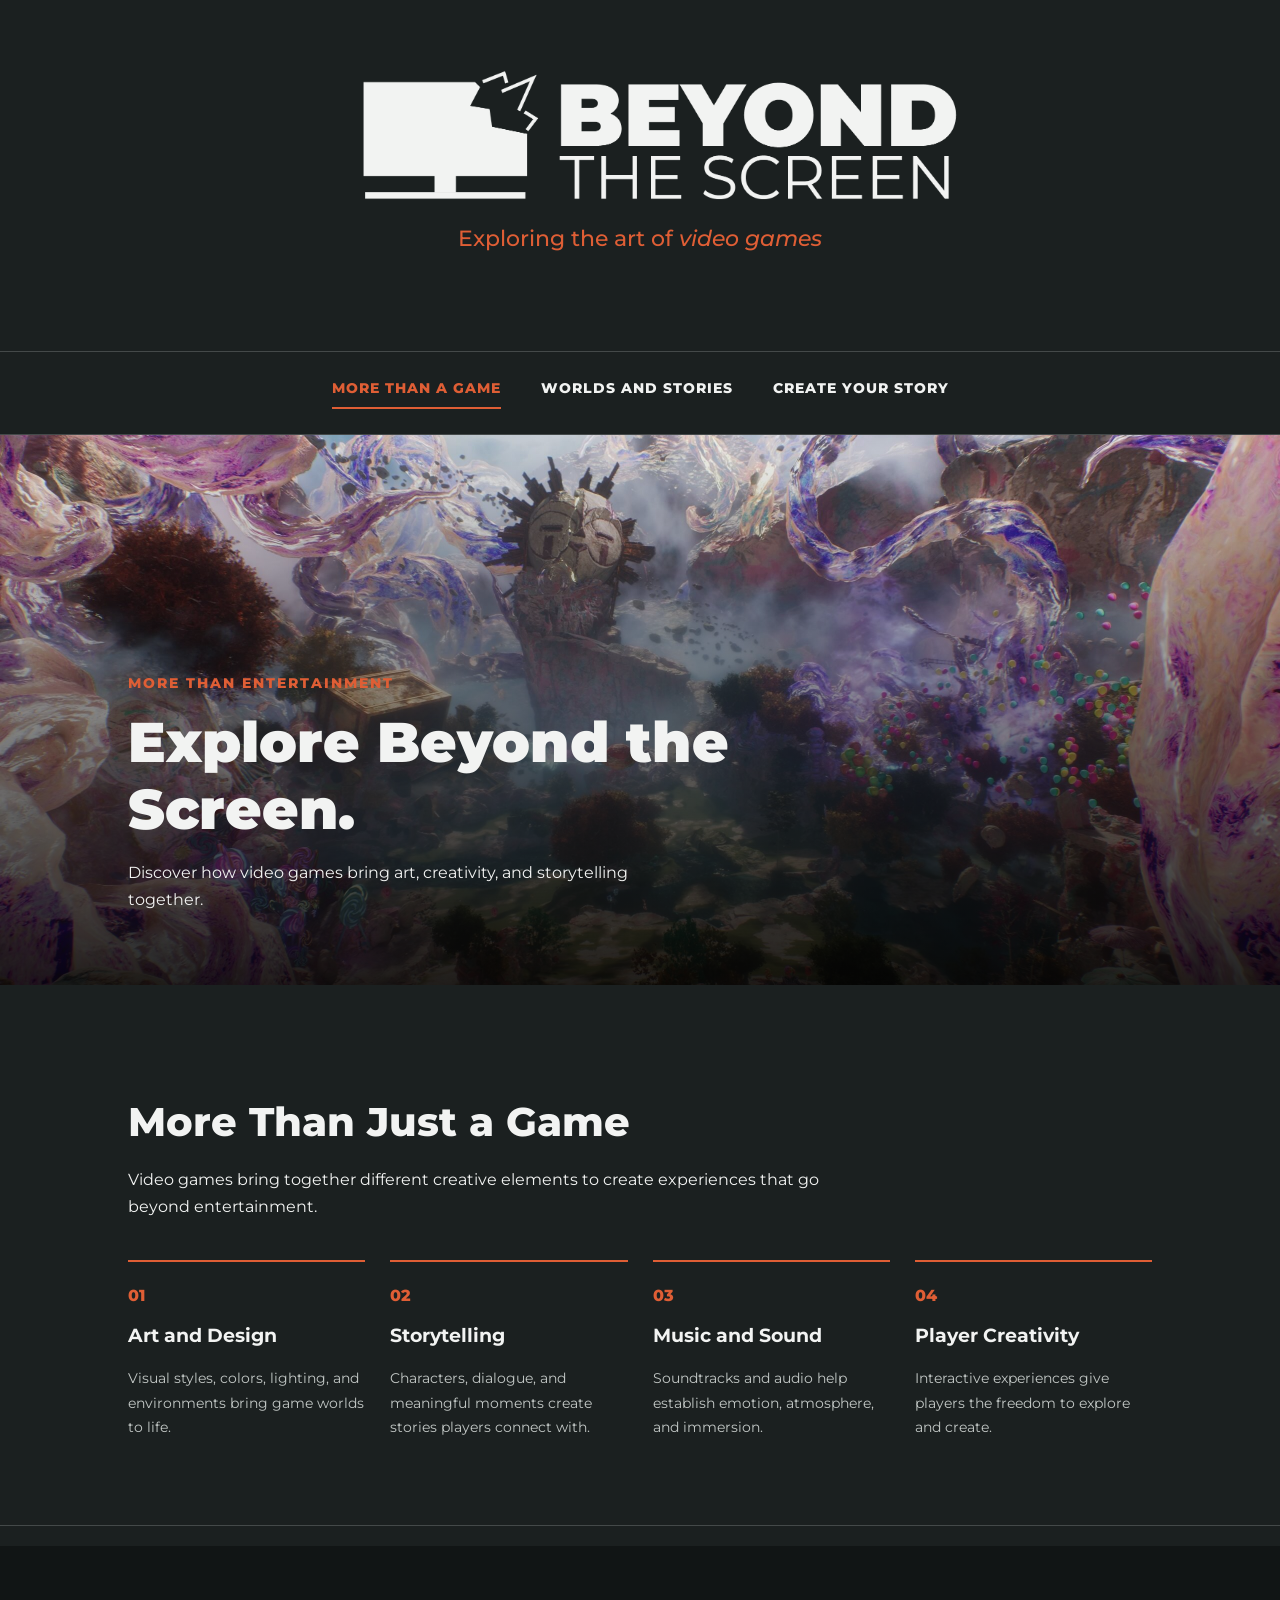
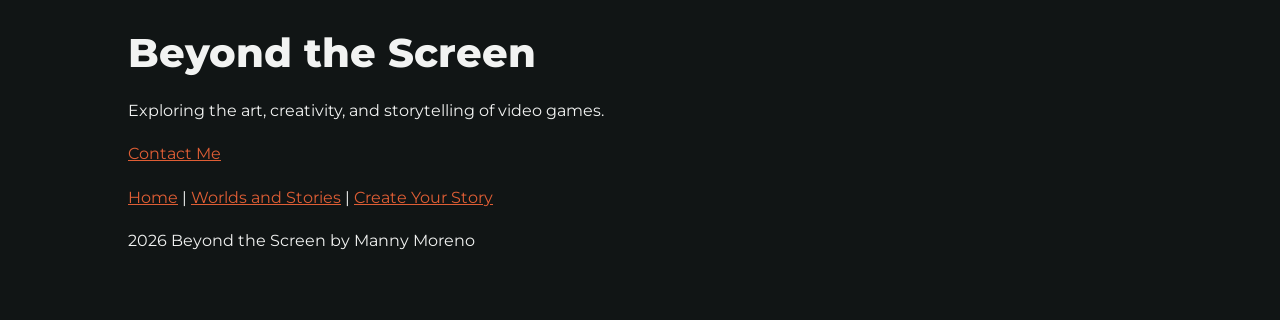
<file: index.html>
<!DOCTYPE html>
<html lang="en">
<head>
    <meta charset="UTF-8">
    <meta name="viewport" content="width=device-width, initial-scale=1.0">
    <title>Beyond the Screen</title>
    <link rel="stylesheet" href="beyond.css">
    <link rel="preconnect" href="https://fonts.googleapis.com">
    <link rel="preconnect" href="https://fonts.gstatic.com" crossorigin>
    <link href="https://fonts.googleapis.com/css2?family=Montserrat:wght@300;400;500;600;700;800;900&display=swap" rel="stylesheet">
    <script src="beyond.js" defer></script>
</head>

<body>

<header>
    <img src="images/beyond_logo.png" alt="Beyond the Screen logo" id="site-logo">
    <h2>Exploring the art of <em>video games</em></h2>
</header>

<nav>
    <a href="index.html" aria-current="page">More Than a Game</a>
    <a href="worlds-and-stories.html">Worlds and Stories</a>
    <a href="create-your-story.html">Create Your Story</a>
</nav>

<div class="hero-image">
    <img src="images/homepage-hero.jpg" alt="A cinematic video game landscape">

    <div class="hero-text">
        <p>MORE THAN ENTERTAINMENT</p>
        <h2>Explore Beyond the Screen.</h2>
        <p>Discover how video games bring art, creativity, and storytelling together.</p>
    </div>
</div>

    <main>

        <section class="art-elements">
    <h2>More Than Just a Game</h2>
    <p>Video games bring together different creative elements to create experiences that go beyond entertainment.</p>

    <div class="elements-grid">
        <div class="element">
            <span>01</span>
            <h3>Art and Design</h3>
            <p>Visual styles, colors, lighting, and environments bring game worlds to life.</p>
        </div>

        <div class="element">
            <span>02</span>
            <h3>Storytelling</h3>
            <p>Characters, dialogue, and meaningful moments create stories players connect with.</p>
        </div>

        <div class="element">
            <span>03</span>
            <h3>Music and Sound</h3>
            <p>Soundtracks and audio help establish emotion, atmosphere, and immersion.</p>
        </div>

        <div class="element">
            <span>04</span>
            <h3>Player Creativity</h3>
            <p>Interactive experiences give players the freedom to explore and create.</p>
        </div>
    </div>
</section>

    </main>

    <footer>
        <h2>Beyond the Screen</h2>
        <p>Exploring the art, creativity, and storytelling of video games.</p>

        <a href="mailto:many10078@gmail.com">Contact Me</a>
        <p>
            <a href="index.html">Home</a> |
            <a href="worlds-and-stories.html">Worlds and Stories</a> |
            <a href="create-your-story.html">Create Your Story</a>
        </p>

        <p>2026 Beyond the Screen by Manny Moreno</p>
    </footer>

</body>
</html>
</file>
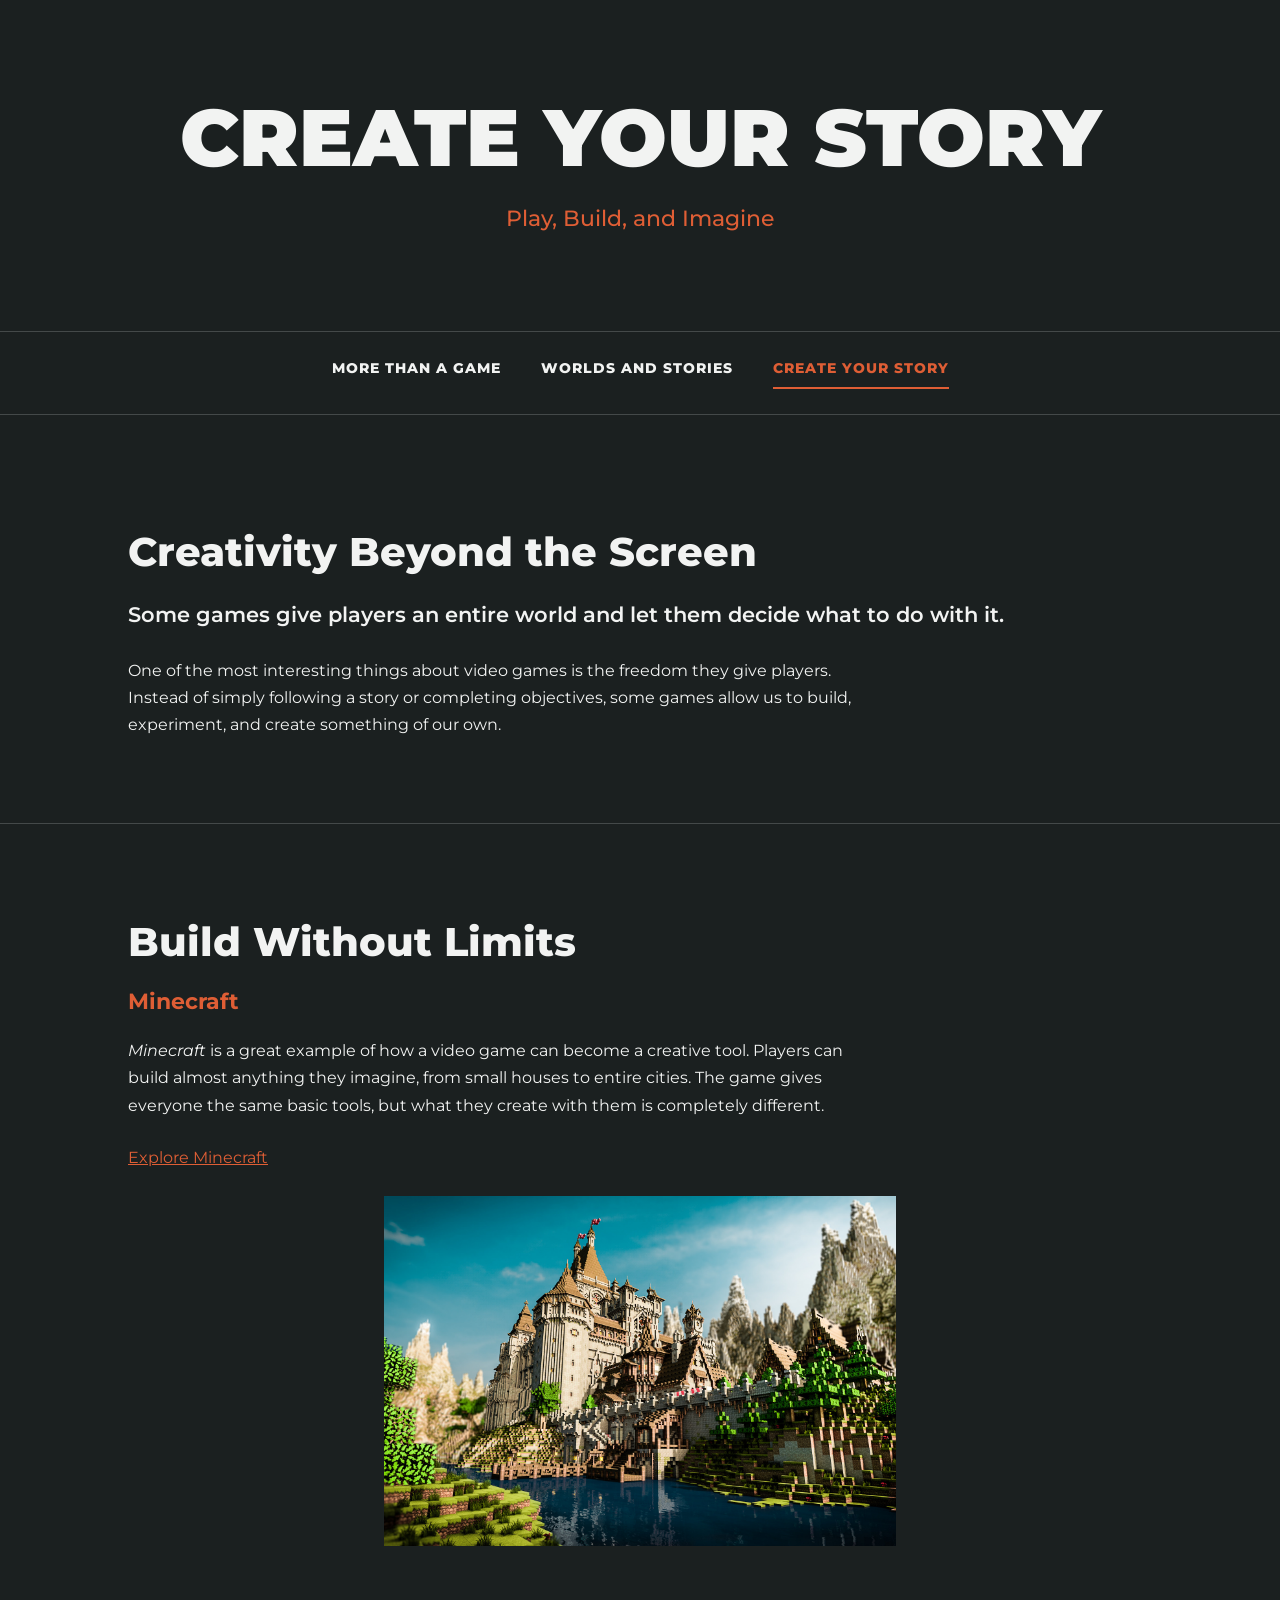
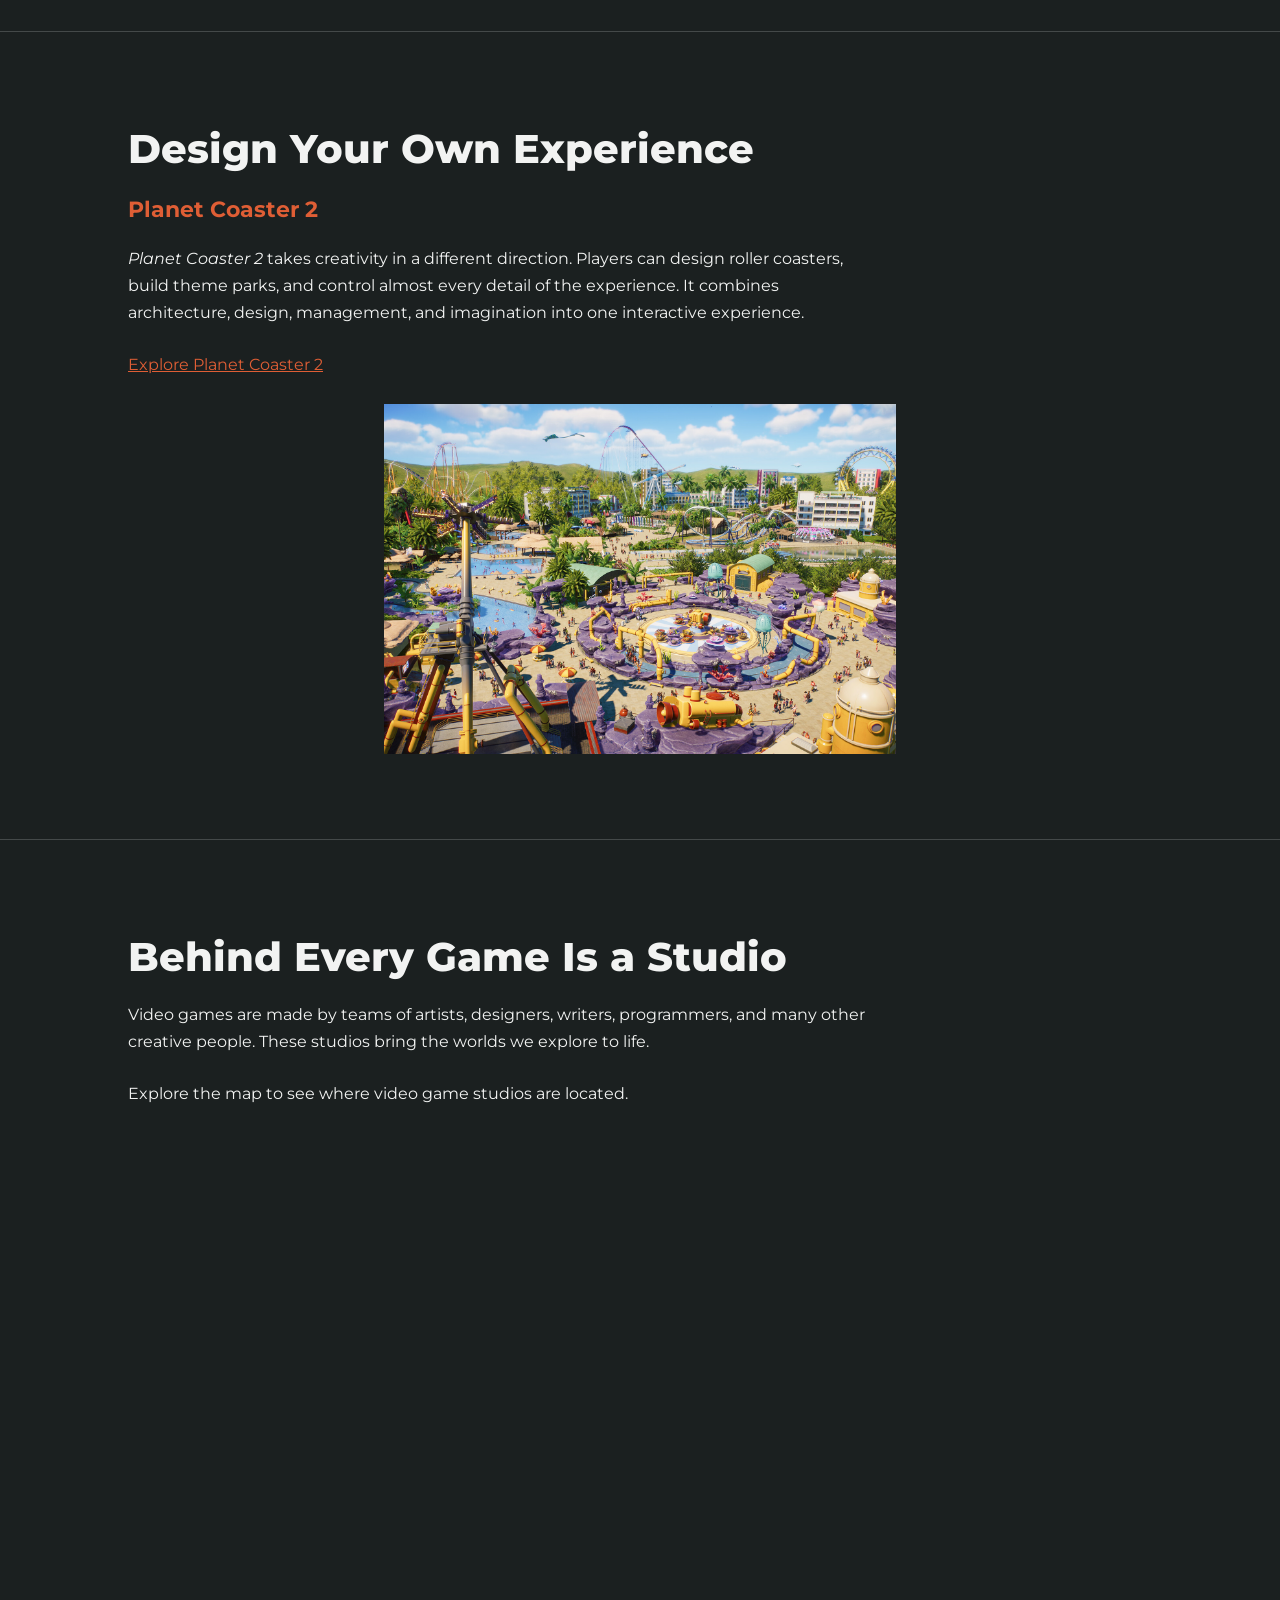
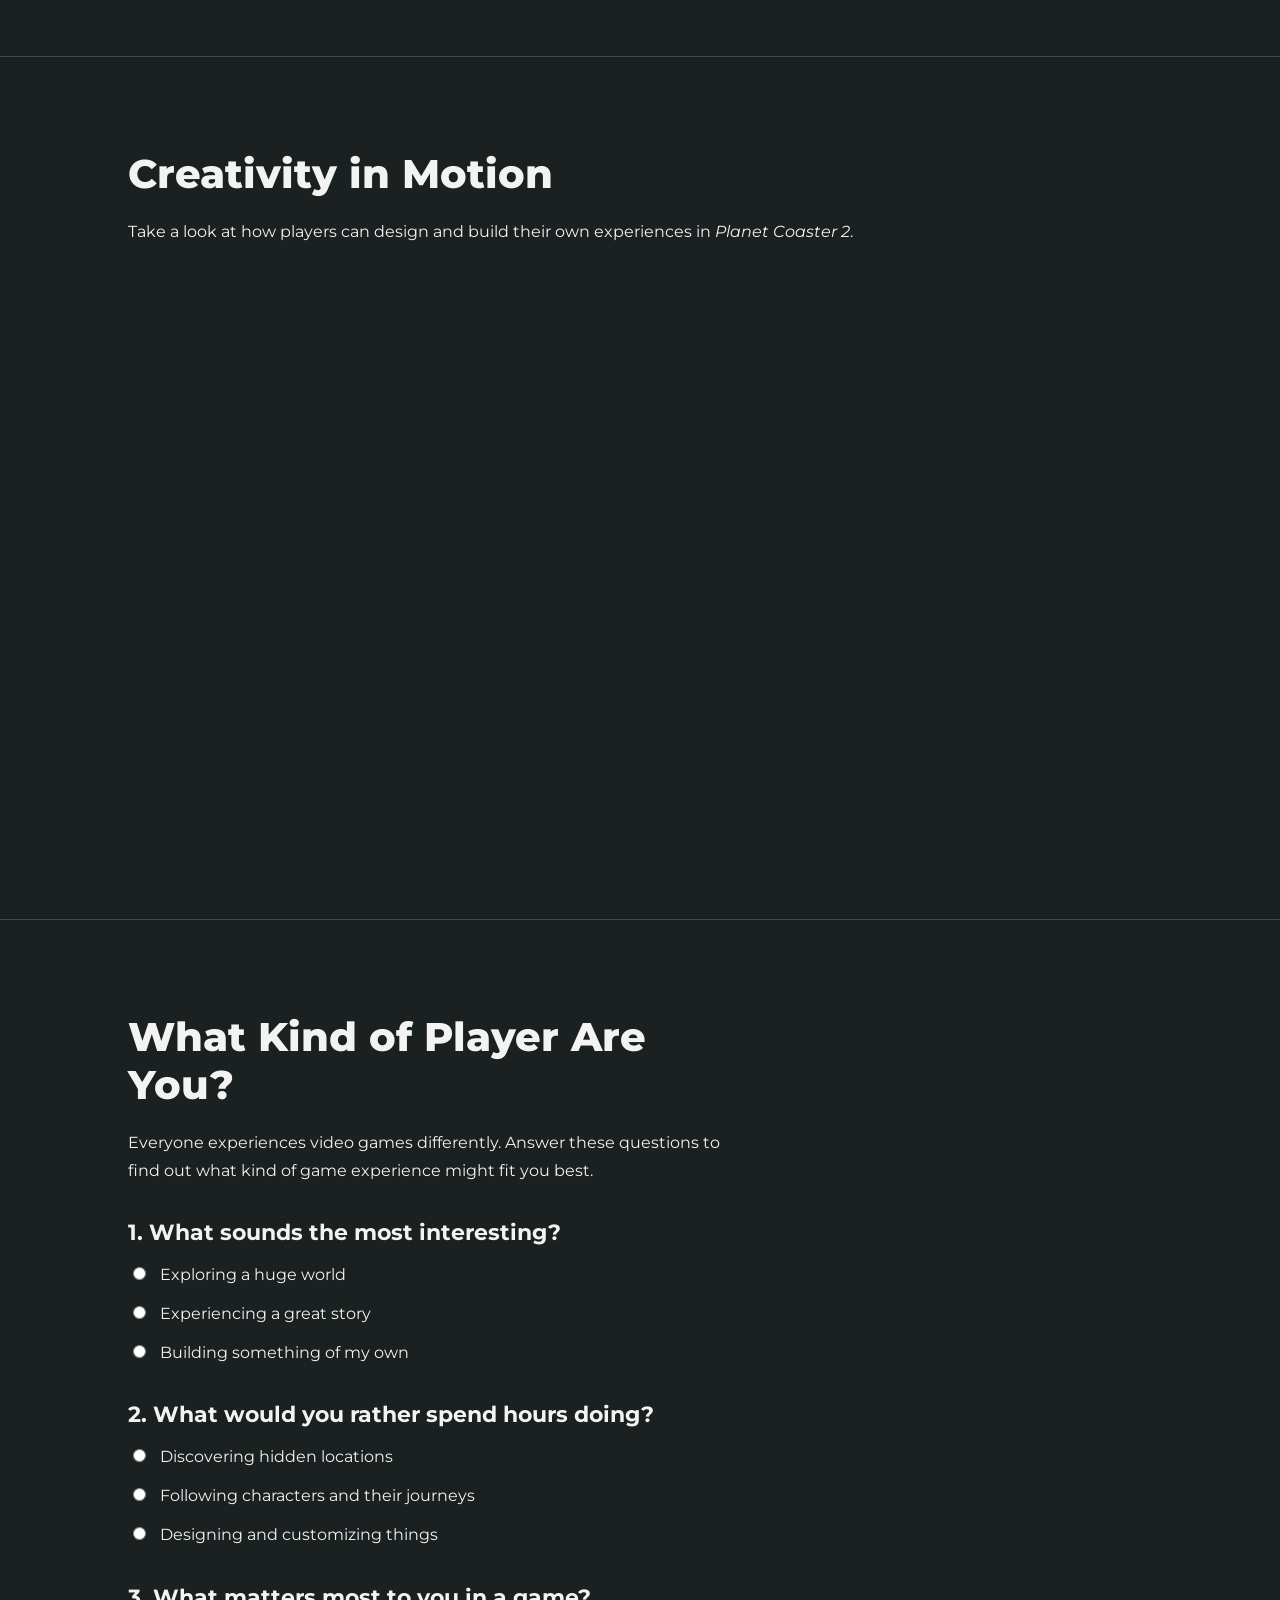
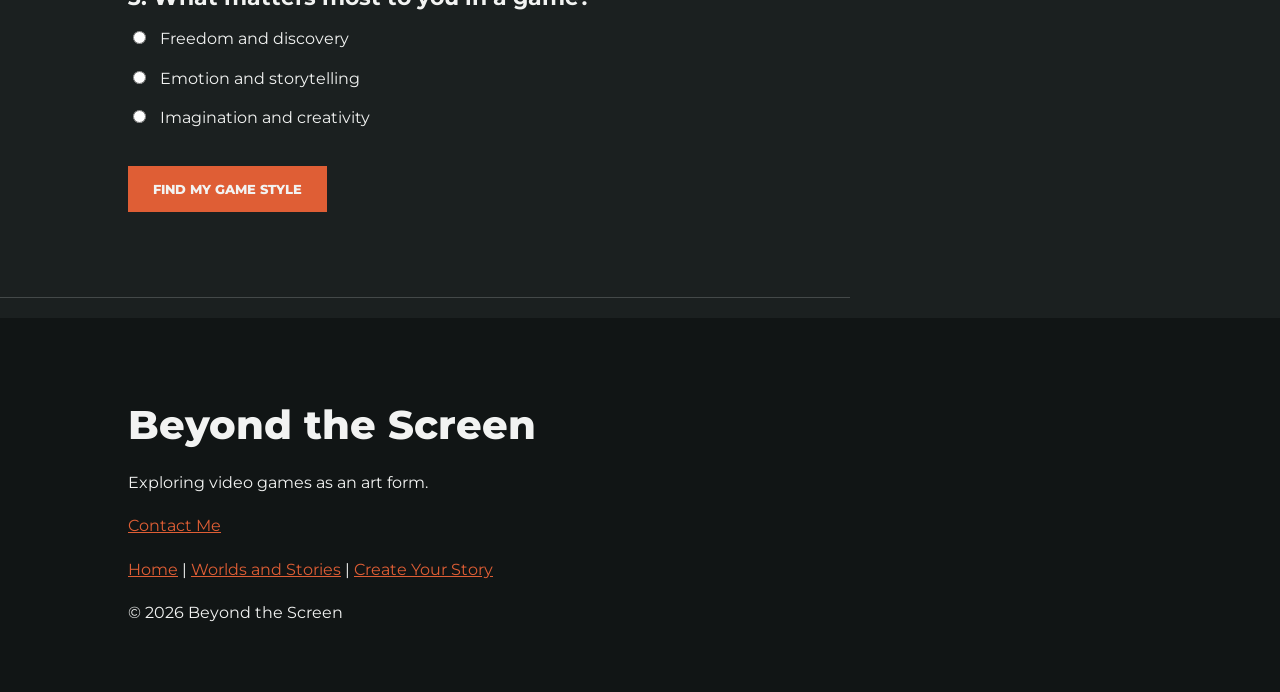
<file: create-your-story.html>
<!DOCTYPE html>
<html lang="en">
<head>
    <meta charset="UTF-8">
    <meta name="viewport" content="width=device-width, initial-scale=1.0">
    <title>Create Your Story | Beyond the Screen</title>
    <link rel="stylesheet" href="beyond.css">
    <link rel="preconnect" href="https://fonts.googleapis.com">
    <link rel="preconnect" href="https://fonts.gstatic.com" crossorigin>
    <link href="https://fonts.googleapis.com/css2?family=Montserrat:wght@300;400;500;600;700;800;900&display=swap" rel="stylesheet">
    <script src="beyond.js" defer></script>
</head>
<body>

    <header>
        <h1 id="page-title">Create Your Story</h1>
        <h2>Play, Build, and Imagine</h2>
    </header>

<nav>
    <a href="index.html">More Than a Game</a>
    <a href="worlds-and-stories.html">Worlds and Stories</a>
    <a href="create-your-story.html" aria-current="page">Create Your Story</a>
</nav>

    <main>

        <section>
            <h2>Creativity Beyond the Screen</h2>
            <p class="highlight">Some games give players an entire world and let them decide what to do with it.</p>
            <p>One of the most interesting things about video games is the freedom they give players. Instead of simply following a story or completing objectives, some games allow us to build, experiment, and create something of our own.</p>
        </section>

        <section class="creation-feature">
            <div>
                <h2>Build Without Limits</h2>
                <h3>Minecraft</h3>
                <p><em>Minecraft</em> is a great example of how a video game can become a creative tool. Players can build almost anything they imagine, from small houses to entire cities. The game gives everyone the same basic tools, but what they create with them is completely different.</p>
                <a href="https://www.minecraft.net/" target="_blank">Explore Minecraft</a>
            </div>
            <img src="images/minecraft-creative.jpg" alt="A creative structure built in Minecraft">
        </section>

        <section class="creation-feature">
            <div>
                <h2>Design Your Own Experience</h2>
                <h3>Planet Coaster 2</h3>
                <p><em>Planet Coaster 2</em> takes creativity in a different direction. Players can design roller coasters, build theme parks, and control almost every detail of the experience. It combines architecture, design, management, and imagination into one interactive experience.</p>
                <a href="https://www.planetcoaster.com/" target="_blank">Explore Planet Coaster 2</a>
            </div>
            <img src="images/planet-coaster-2.jpg" alt="A colorful theme park created in Planet Coaster 2">
        </section>

        <section>
            <h2>Behind Every Game Is a Studio</h2>
            <p>Video games are made by teams of artists, designers, writers, programmers, and many other creative people. These studios bring the worlds we explore to life.</p>
            <p>Explore the map to see where video game studios are located.</p>

            <div class="map-container">
                <iframe
                    src="https://www.google.com/maps?q=video+game+development+studios&output=embed"
                    width="100%"
                    height="450"
                    style="border:0;"
                    allowfullscreen=""
                    loading="lazy"
                    title="Map showing video game development studios">
                </iframe>
            </div>
        </section>

        <section>
            <h2>Creativity in Motion</h2>
            <p>Take a look at how players can design and build their own experiences in <em>Planet Coaster 2</em>.</p>

            <div class="video-container">
               <iframe
    src="https://www.youtube.com/embed/anMrYY9Nmls"
    title="Planet Coaster 2 gameplay"
    referrerpolicy="strict-origin-when-cross-origin"
    allow="accelerometer; autoplay; clipboard-write; encrypted-media; gyroscope; picture-in-picture; web-share"
    allowfullscreen>
</iframe>
            </div>
        </section>

        <section class="game-quiz">
            <h2>What Kind of Player Are You?</h2>
            <p>Everyone experiences video games differently. Answer these questions to find out what kind of game experience might fit you best.</p>

            <div class="quiz-question">
                <h3>1. What sounds the most interesting?</h3>
                <label><input type="radio" name="question1" value="exploration"> Exploring a huge world</label>
                <label><input type="radio" name="question1" value="storytelling"> Experiencing a great story</label>
                <label><input type="radio" name="question1" value="creation"> Building something of my own</label>
            </div>

            <div class="quiz-question">
                <h3>2. What would you rather spend hours doing?</h3>
                <label><input type="radio" name="question2" value="exploration"> Discovering hidden locations</label>
                <label><input type="radio" name="question2" value="storytelling"> Following characters and their journeys</label>
                <label><input type="radio" name="question2" value="creation"> Designing and customizing things</label>
            </div>

            <div class="quiz-question">
                <h3>3. What matters most to you in a game?</h3>
                <label><input type="radio" name="question3" value="exploration"> Freedom and discovery</label>
                <label><input type="radio" name="question3" value="storytelling"> Emotion and storytelling</label>
                <label><input type="radio" name="question3" value="creation"> Imagination and creativity</label>
            </div>

            <button id="quiz-button" type="button">Find My Game Style</button>
            <p id="quiz-result" aria-live="polite"></p>
        </section>

    </main>

    <footer>
        <h2>Beyond the Screen</h2>
        <p>Exploring video games as an art form.</p>
        <p><a href="mailto:many10078@gmail.com">Contact Me</a></p>
        <p>
            <a href="index.html">Home</a> |
            <a href="worlds-and-stories.html">Worlds and Stories</a> |
            <a href="create-your-story.html">Create Your Story</a>
        </p>
        <p>© 2026 Beyond the Screen</p>
    </footer>

</body>
</html>
</file>
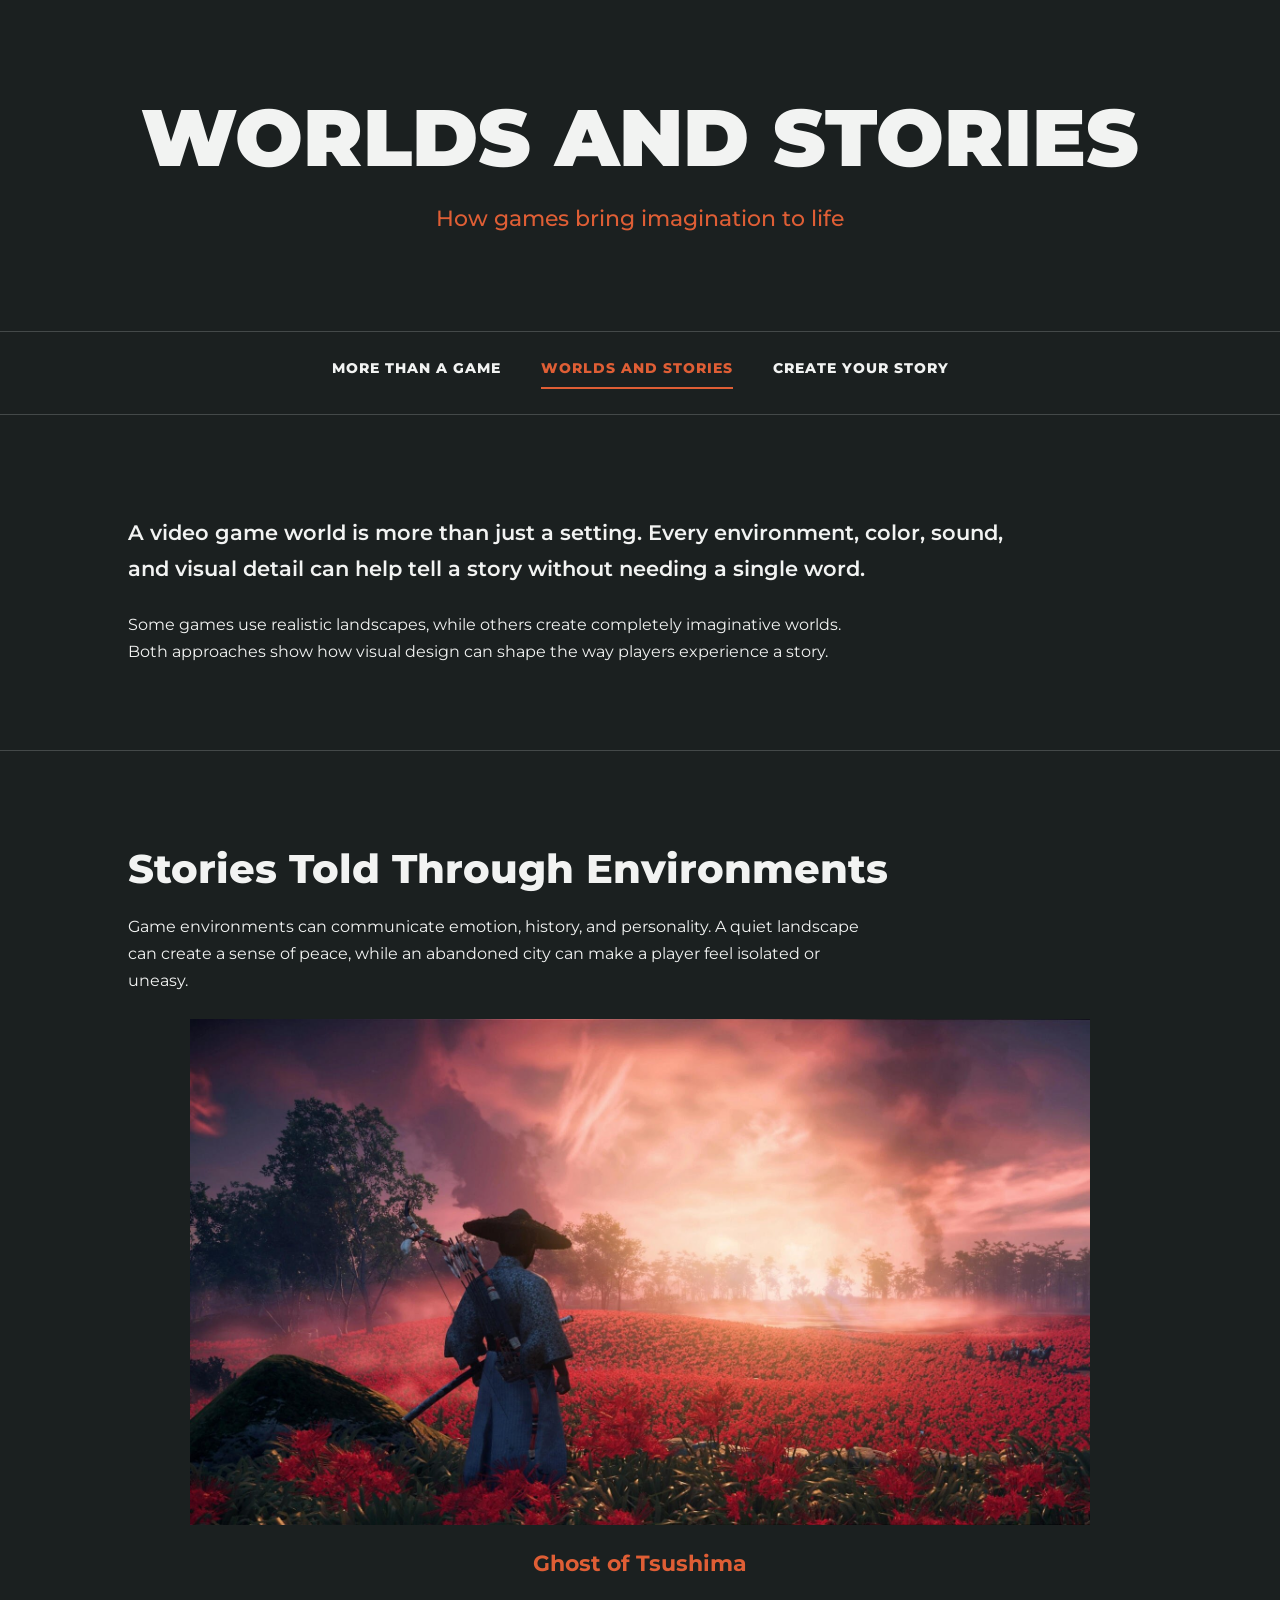
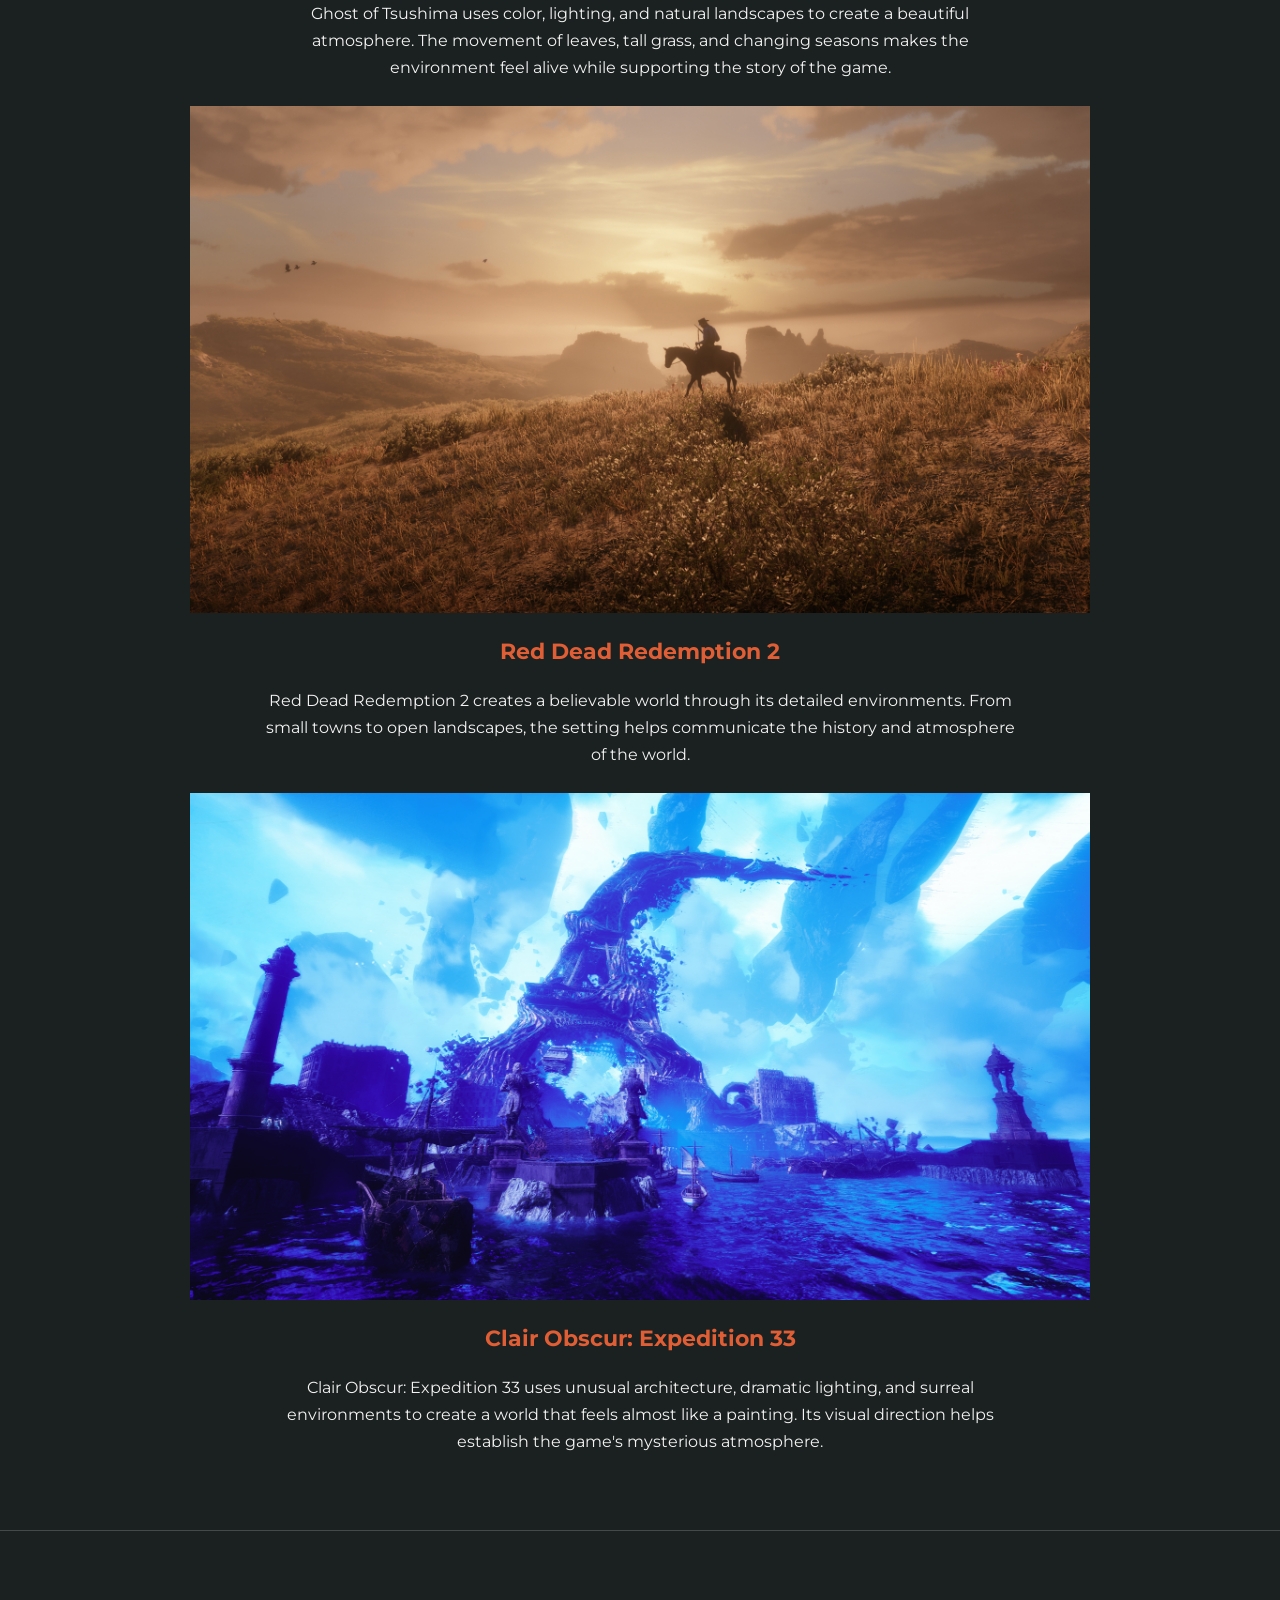
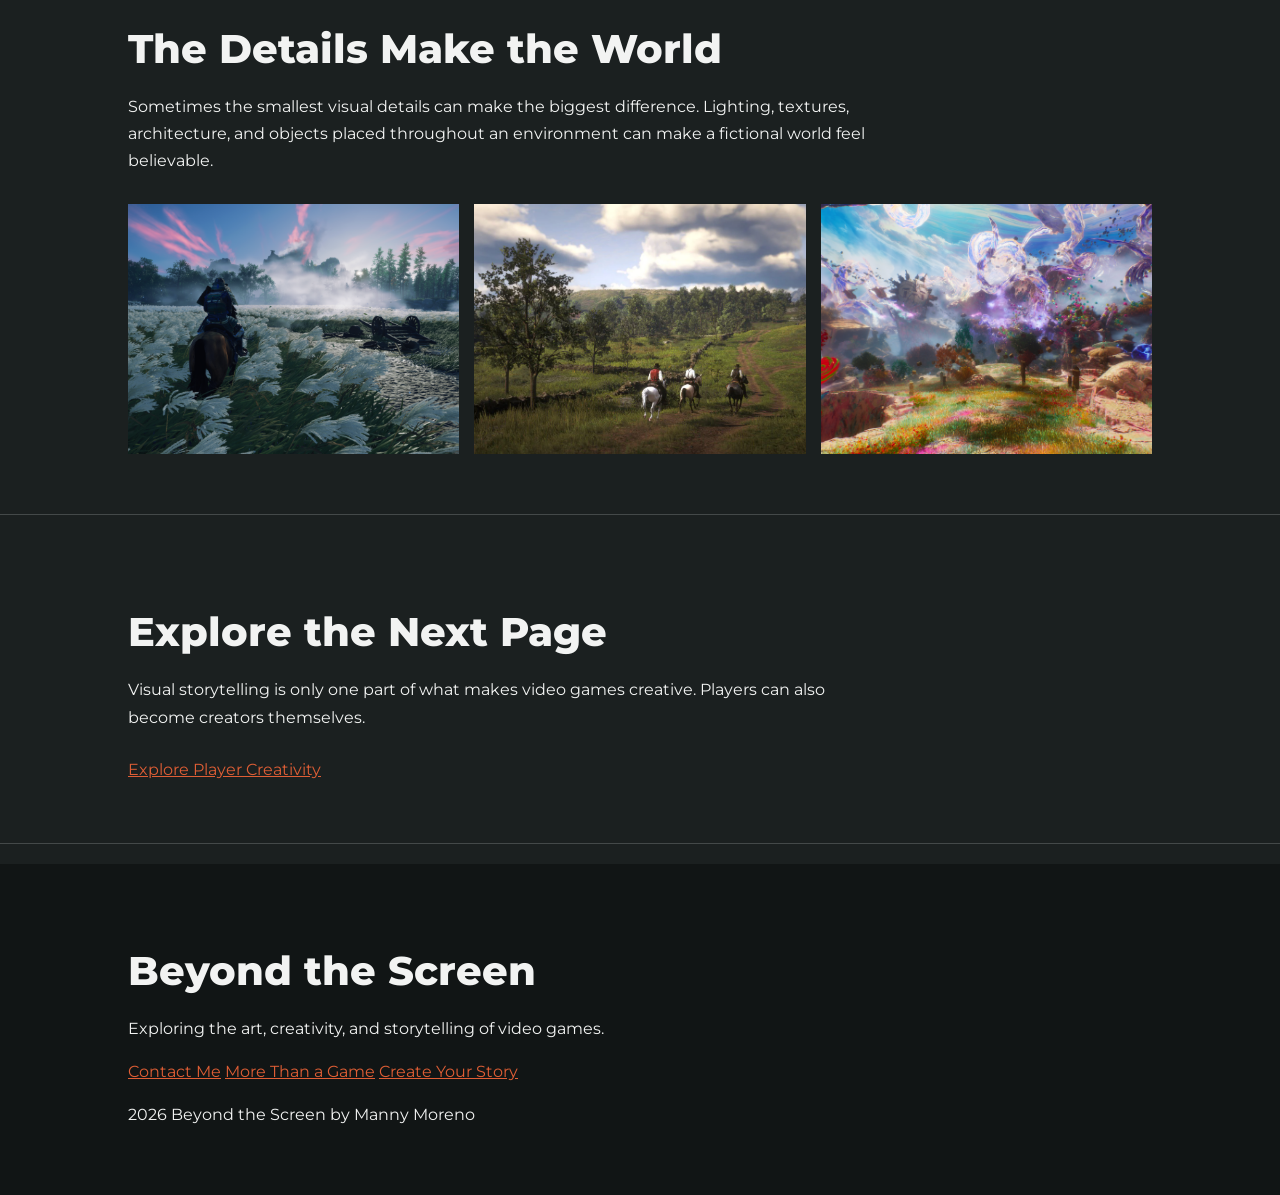
<file: worlds-and-stories.html>
<!DOCTYPE html>
<html lang="en">
<head>
<meta charset="UTF-8">
<meta name="viewport" content="width=device-width, initial-scale=1.0">
<title>Worlds and Stories | Beyond the Screen</title>
<link rel="stylesheet" href="beyond.css">
<link rel="preconnect" href="https://fonts.googleapis.com">
<link rel="preconnect" href="https://fonts.gstatic.com" crossorigin>
<link href="https://fonts.googleapis.com/css2?family=Montserrat:ital,wght@0,100..900;1,100..900&display=swap" rel="stylesheet">
<script src="beyond.js" defer></script>
</head>

<body>

<header>
    <h1 id="page-title">Worlds and Stories</h1>
    <h2>How games bring imagination to life</h2>
</header>

<nav>
    <a href="index.html">More Than a Game</a>
    <a href="worlds-and-stories.html" aria-current="page">Worlds and Stories</a>
    <a href="create-your-story.html">Create Your Story</a>
</nav>

<main>

<section>
    <p class="highlight">A video game world is more than just a setting. Every environment, color, sound, and visual detail can help tell a story without needing a single word.</p>

    <p>Some games use realistic landscapes, while others create completely imaginative worlds. Both approaches show how visual design can shape the way players experience a story.</p>
</section>

<section>
    <h2>Stories Told Through Environments</h2>

    <p>Game environments can communicate emotion, history, and personality. A quiet landscape can create a sense of peace, while an abandoned city can make a player feel isolated or uneasy.</p>

    <div class="game-feature">
        <img src="images/ghost-of-tsushima-1.jpg" alt="Landscape from Ghost of Tsushima">
        <div>
            <h3>Ghost of Tsushima</h3>
            <p>Ghost of Tsushima uses color, lighting, and natural landscapes to create a beautiful atmosphere. The movement of leaves, tall grass, and changing seasons makes the environment feel alive while supporting the story of the game.</p>
        </div>
    </div>

    <div class="game-feature">
        <img src="images/red-dead-1.jpg" alt="Landscape from Red Dead Redemption 2">
        <div>
            <h3>Red Dead Redemption 2</h3>
            <p>Red Dead Redemption 2 creates a believable world through its detailed environments. From small towns to open landscapes, the setting helps communicate the history and atmosphere of the world.</p>
        </div>
    </div>

    <div class="game-feature">
        <img src="images/expedition-1.png" alt="Environment from Clair Obscur Expedition 33">
        <div>
            <h3>Clair Obscur: Expedition 33</h3>
            <p>Clair Obscur: Expedition 33 uses unusual architecture, dramatic lighting, and surreal environments to create a world that feels almost like a painting. Its visual direction helps establish the game's mysterious atmosphere.</p>
        </div>
    </div>
</section>

<section>
    <h2>The Details Make the World</h2>

    <p>Sometimes the smallest visual details can make the biggest difference. Lighting, textures, architecture, and objects placed throughout an environment can make a fictional world feel believable.</p>

    <div class="image-gallery">
        <img src="images/ghost-of-tsushima-2.png" alt="Scenery from Ghost of Tsushima">
        <img src="images/red-dead-2.png" alt="Environment from Red Dead Redemption 2">
        <img src="images/expedition-2.png" alt="Scenery from Clair Obscur Expedition 33">
    </div>
</section>

<section>
    <h2>Explore the Next Page</h2>

    <p>Visual storytelling is only one part of what makes video games creative. Players can also become creators themselves.</p>

    <a href="create-your-story.html">Explore Player Creativity</a>
</section>

</main>

<footer>
    <h2>Beyond the Screen</h2>
    <p>Exploring the art, creativity, and storytelling of video games.</p>
    <a href="mailto:many10078@gmail.com">Contact Me</a>
    <a href="index.html">More Than a Game</a>
    <a href="create-your-story.html">Create Your Story</a>
    <p>2026 Beyond the Screen by Manny Moreno</p>
</footer>

</body>
</html>
</file>
<file: beyond.css>
* {
    box-sizing: border-box;
}

body {
    margin: 0;
    background-color: #1b2020;
    color: #f2f3f2;
    font-family: 'Montserrat', sans-serif;
    font-size: 16px;
    line-height: 1.7;
}

h1, h2, h3 {
    line-height: 1.2;
}

h1 {
    font-family: 'Montserrat', sans-serif;
    font-weight: 900;
    font-size: 5rem;
    margin-bottom: 10px;
    text-transform: uppercase;
}

h2 {
    font-size: 2.5rem;
    font-weight: 800;
    margin-bottom: 20px;
}

h3 {
    font-size: 1.4rem;
    font-weight: 700;
}

p {
    max-width: 750px;
}

header {
    padding: 50px 10%;
    text-align: center;
}

#page-title {
    margin-top: 40px;
}

#page-title + h2 {
    color: #df5e35;
    font-size: 1.4rem;
    font-weight: 500;
}


nav {
    display: flex;
    justify-content: center;
    gap: 40px;
    padding: 25px;
    margin-top: 30px;
    border-top: 1px solid #444949;
    border-bottom: 1px solid #444949;
}

nav a {
    color: #f2f3f2;
    text-decoration: none;
    font-size: 0.85rem;
    font-weight: 800;
    text-transform: uppercase;
    letter-spacing: 1px;
    padding-bottom: 6px;
    border-bottom: 2px solid transparent;
    transition: color 0.3s ease, border-color 0.3s ease;
}

nav a:hover {
    color: #df5e35;
    border-bottom-color: #df5e35;
}

nav a[aria-current="page"] {
    color: #df5e35;
    border-bottom-color: #df5e35;
}

nav a:active {
    opacity: 0.6;
}

nav a:focus-visible {
    outline: 2px solid #df5e35;
    outline-offset: 6px;
}

main {
    padding: 20px 10%;
}

section {
    padding: 60px 0;
    border-bottom: 1px solid #444949;
}

section h2 {
    max-width: 800px;
}

section p {
    margin-bottom: 25px;
}

.highlight {
    font-size: 1.3rem;
    font-weight: 600;
    max-width: 900px;
}
.hero-image {
    position: relative;
    width: 100%;
    height: 550px;
    overflow: hidden;
    margin: 0;
}

.hero-image img {
    width: 100%;
    height: 100%;
    object-fit: cover;
    object-position: center;
    display: block;
}

.hero-image::after {
    content: "";
    position: absolute;
    inset: 0;
    background: linear-gradient(
        to top,
        rgba(0, 0, 0, 0.85),
        rgba(0, 0, 0, 0.05)
    );
}

.hero-text {
    position: absolute;
    z-index: 1;
    bottom: 55px;
    left: 10%;
    max-width: 650px;
}

.hero-text p:first-child {
    color: #df5e35;
    font-size: 0.85rem;
    font-weight: 800;
    letter-spacing: 2px;
}

.hero-text h2 {
    font-size: 3.5rem;
    font-weight: 900;
    margin: 10px 0;
}

.hero-text p:last-child {
    font-size: 1rem;
    max-width: 550px;
}

ul {
    padding-left: 25px;
}

li {
    margin-bottom: 10px;
}

a {
    color: #df5e35;
    transition: color 0.3s ease;
}

a:hover {
    color: #f2f3f2;
}

details {
    max-width: 850px;
    padding: 20px 0;
    border-bottom: 1px solid #444949;
}

summary {
    cursor: pointer;
    font-weight: 700;
    color: #f2f3f2;
}

details p {
    padding-top: 10px;
}

footer {
    background-color: #111515;
    color: #f2f3f2;
    padding: 50px 10%;
}

footer a {
    color: #df5e35;
}

@media (max-width: 700px) {
    h1 {
        font-size: 3rem;
    }

    h2 {
        font-size: 2rem;
    }

    nav {
        flex-wrap: wrap;
        gap: 15px;
    }

    main {
        padding: 20px 7%;
    }

    section {
        padding: 40px 0;
    }

    .hero-image {
        height: 250px;
    }
}

header {
    padding: 50px 10%;
    text-align: center;
}

header p {
    margin-left: auto;
    margin-right: auto;
}

#site-logo {
    display: block;
    width: 700px;
    max-width: 100%;
    height: auto;
    margin: 20px auto;
}

#site-logo + h2 {
    color: #df5e35;
    font-size: 1.4rem;
    font-weight: 500;
}


.art-elements > p {
    max-width: 750px;
    margin-bottom: 40px;
}

.elements-grid {
    display: grid;
    grid-template-columns: repeat(4, 1fr);
    gap: 25px;
    margin-top: 40px;
}

.element {
    border-top: 2px solid #df5e35;
    padding-top: 20px;
}

.element span {
    color: #df5e35;
    font-size: 1rem;
    font-weight: 800;
}

.element h3 {
    font-size: 1.2rem;
    margin-top: 15px;
}

.element p {
    font-size: 0.9rem;
    color: #c2c7c5;
}

@media (max-width: 900px) {
    .elements-grid {
        grid-template-columns: repeat(2, 1fr);
    }
}

@media (max-width: 500px) {
    .elements-grid {
        grid-template-columns: 1fr;
    }
}
FOR WORLDS AND STORIES


.game-feature {
    display: flex;
    align-items: center;
    gap: 40px;
    margin: 60px 0;
}

.game-feature img {
    width: 55%;
    height: 350px;
    object-fit: cover;
}

.game-feature div {
    flex: 1;
}

.game-feature h3 {
    color: #df5e35;
}

.image-gallery {
    display: grid;
    grid-template-columns: repeat(3, 1fr);
    gap: 15px;
    margin-top: 30px;
}

.image-gallery img {
    width: 100%;
    height: 250px;
    object-fit: cover;
}

@media (max-width: 700px) {
    .game-feature {
        flex-direction: column;
        align-items: stretch;
        gap: 15px;
    }

    .game-feature img {
        width: 100%;
        height: 250px;
    }

    .image-gallery {
        grid-template-columns: 1fr;
    }
}

main {
    padding: 20px 0;
}

main section {
    padding: 60px 10%;
    border-bottom: 1px solid #444949;
}

CREATE YOUR STORY

.creation-feature {
    display: flex;
    align-items: center;
    gap: 40px;
}

.creation-feature div {
    flex: 1;
}

.creation-feature img {
    width: 50%;
    height: 350px;
    object-fit: cover;
}

.creation-feature h3 {
    color: #df5e35;
}

.map-container {
    width: 100%;
    margin-top: 30px;
    overflow: hidden;
}

.video-container {
    position: relative;
    width: 100%;
    aspect-ratio: 16 / 9;
    margin-top: 30px;
}

.video-container iframe {
    width: 100%;
    height: 100%;
    border: 0;
}

.game-quiz {
    max-width: 850px;
}

.quiz-question {
    margin: 35px 0;
}

.quiz-question h3 {
    margin-bottom: 15px;
}

.quiz-question label {
    display: block;
    margin: 12px 0;
    cursor: pointer;
}

.quiz-question input {
    accent-color: #df5e35;
    margin-right: 10px;
}

#quiz-button {
    background-color: #df5e35;
    color: #f2f3f2;
    border: none;
    padding: 15px 25px;
    font-family: 'Montserrat', sans-serif;
    font-weight: 800;
    text-transform: uppercase;
    cursor: pointer;
}

#quiz-button:hover {
    background-color: #f2f3f2;
    color: #1b2020;
}

#quiz-result {
    margin-top: 25px;
    font-size: 1.2rem;
    font-weight: 700;
    color: #df5e35;
}

@media (max-width: 700px) {
    .creation-feature {
        flex-direction: column;
        align-items: stretch;
        gap: 20px;
    }

    .creation-feature img {
        width: 100%;
        height: 250px;
    }
}

.game-feature {
    text-align: center;
}

.game-feature img {
    display: block;
    width: 100%;
    max-width: 900px;
    height: auto;
    margin: 25px auto;
}

.game-feature p {
    max-width: 750px;
    margin: 15px auto;
}

.game-feature h2,
.game-feature h3 {
    text-align: center;
}

main section > img {
    display: block;
    max-width: 900px;
    width: 100%;
    height: auto;
    margin: 25px auto;
}
</file>
